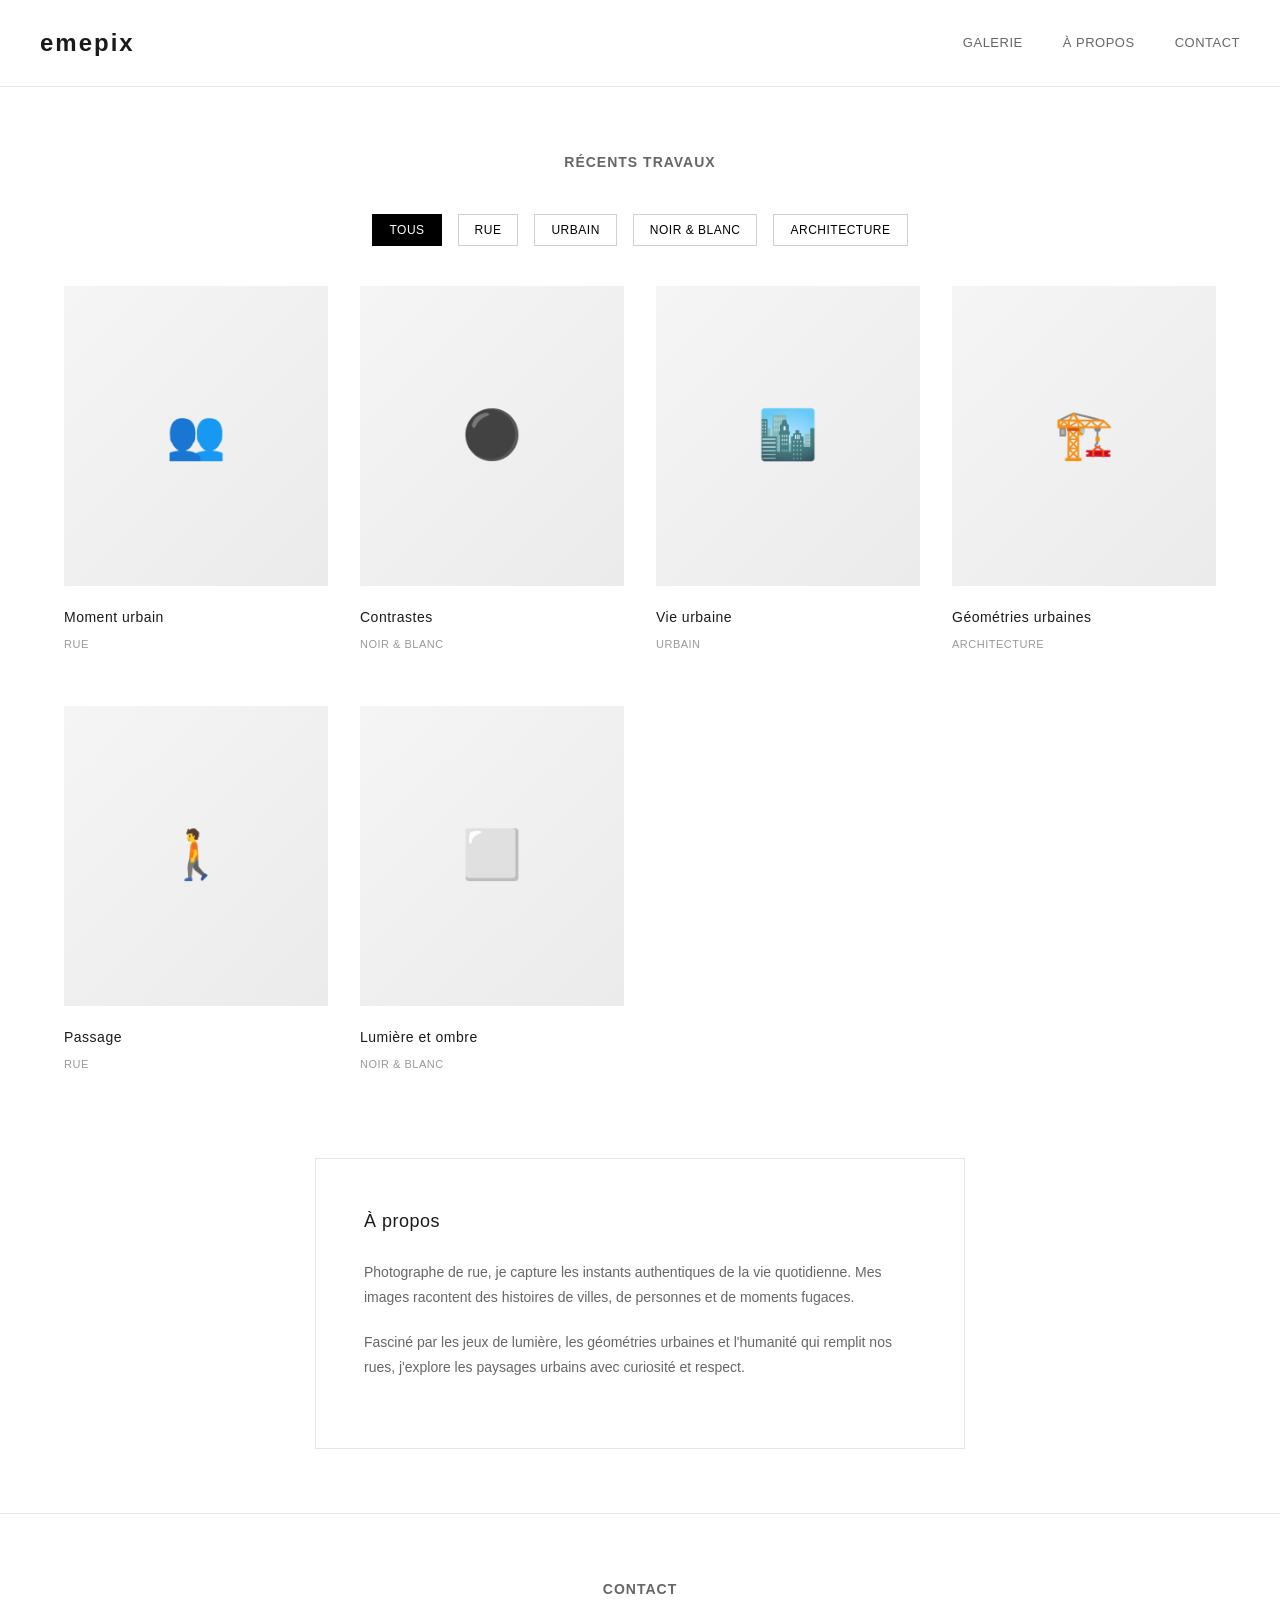
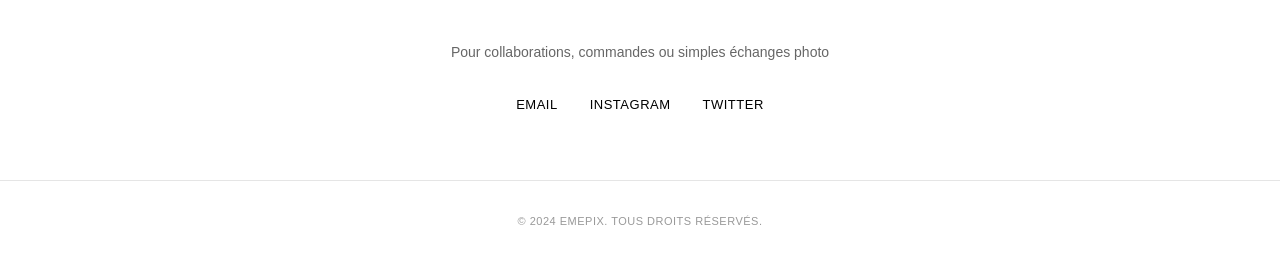
<file: index.html>
<!DOCTYPE html>
<html lang="fr">
<link rel="preconnect" href="https://fonts.googleapis.com">
<link rel="preconnect" href="https://fonts.gstatic.com" crossorigin>
<link href="https://fonts.googleapis.com/css2?family=Raleway:wght@300;500;600&display=swap" rel="stylesheet">
<head>
<meta charset="UTF-8">
<meta name="viewport" content="width=device-width, initial-scale=1">
<title>EMEPIX </title>
<style>
* {
  margin: 0;
  padding: 0;
  box-sizing: border-box;
}

body {
  font-family: -apple-system, BlinkMacSystemFont, 'Segoe UI', Roboto, sans-serif;
  background: #ffffff;
  color: #1a1a1a;
  line-height: 1.6;
}

header {
  background: #ffffff;
  padding: 1.5rem;
  border-bottom: 1px solid #e5e5e5;
  position: sticky;
  top: 0;
  z-index: 100;
}

.header-content {
  max-width: 1200px;
  margin: 0 auto;
  display: flex;
  justify-content: space-between;
  align-items: center;
}

.logo {
  font-size: 24px;
  font-weight: 600;
  letter-spacing: 2px;
  text-transform: lowercase;
}

nav {
  display: flex;
  gap: 2.5rem;
  align-items: center;
}

nav a {
  text-decoration: none;
  color: #666;
  font-size: 13px;
  font-weight: 500;
  letter-spacing: 0.5px;
  text-transform: uppercase;
  transition: color 0.3s;
  cursor: pointer;
}

nav a:hover {
  color: #000;
}

.hero {
  background: #ffffff;
  padding: 6rem 1.5rem;
  text-align: center;
  border-bottom: 1px solid #e5e5e5;
}

.hero h1 {
  font-size: 48px;
  margin-bottom: 0.5rem;
  font-weight: 300;
  letter-spacing: 1px;
}

.hero p {
  font-size: 14px;
  color: #999;
  letter-spacing: 1px;
  text-transform: uppercase;
}

.section {
  max-width: 1200px;
  margin: 4rem auto;
  padding: 0 1.5rem;
}

.section-title {
  font-size: 14px;
  font-weight: 600;
  letter-spacing: 1px;
  text-transform: uppercase;
  margin-bottom: 2.5rem;
  text-align: center;
  color: #666;
}

.gallery {
  display: grid;
  grid-template-columns: repeat(auto-fit, minmax(260px, 1fr));
  gap: 2rem;
}

.photo-card {
  background: #ffffff;
  overflow: hidden;
  cursor: pointer;
  transition: transform 0.3s ease;
}

.photo-card:hover {
  transform: scale(0.98);
}

.photo-placeholder {
  width: 100%;
  height: 300px;
  background: linear-gradient(135deg, #f5f5f5 0%, #ebebeb 100%);
  display: flex;
  align-items: center;
  justify-content: center;
  font-size: 48px;
  color: #ddd;
  font-weight: 300;
}

.photo-info {
  padding: 1.25rem 0;
}

.photo-title {
  font-weight: 500;
  font-size: 14px;
  margin-bottom: 0.5rem;
  letter-spacing: 0.5px;
}

.photo-category {
  font-size: 11px;
  color: #999;
  text-transform: uppercase;
  letter-spacing: 0.5px;
}

.categories {
  display: flex;
  gap: 1rem;
  justify-content: center;
  margin-bottom: 2.5rem;
  flex-wrap: wrap;
}

.category-btn {
  padding: 0.5rem 1rem;
  border: 1px solid #d0d0d0;
  background: #ffffff;
  cursor: pointer;
  font-size: 12px;
  font-weight: 500;
  letter-spacing: 0.5px;
  text-transform: uppercase;
  transition: all 0.3s;
}

.category-btn:hover {
  border-color: #000;
}

.category-btn.active {
  background: #000;
  color: #fff;
  border-color: #000;
}

.about {
  background: #ffffff;
  border: 1px solid #e5e5e5;
  padding: 3rem;
  margin: 4rem auto;
  max-width: 650px;
}

.about h2 {
  font-size: 18px;
  margin-bottom: 1.5rem;
  font-weight: 500;
  letter-spacing: 0.5px;
}

.about p {
  color: #666;
  margin-bottom: 1.25rem;
  font-size: 14px;
  line-height: 1.8;
}

.contact-section {
  padding: 4rem 1.5rem;
  text-align: center;
  border-top: 1px solid #e5e5e5;
}

.contact-info {
  display: flex;
  justify-content: center;
  gap: 2rem;
  flex-wrap: wrap;
  margin-top: 2rem;
}

.contact-link {
  text-decoration: none;
  color: #000;
  font-size: 13px;
  font-weight: 500;
  letter-spacing: 0.5px;
  transition: opacity 0.3s;
  text-transform: uppercase;
}

.contact-link:hover {
  opacity: 0.6;
}

footer {
  background: #ffffff;
  padding: 2rem 1.5rem;
  text-align: center;
  border-top: 1px solid #e5e5e5;
  color: #999;
  font-size: 11px;
  letter-spacing: 0.5px;
  text-transform: uppercase;
}

@media (max-width: 768px) {
  nav {
    gap: 1.5rem;
    font-size: 11px;
  }
  
  .hero h1 {
    font-size: 36px;
  }
  
  .gallery {
    grid-template-columns: 1fr;
    gap: 1.5rem;
  }
  
  .about {
    padding: 2rem;
  }
}
</style>
</head>
<body>
<header>
  <div class="header-content">
    <div class="logo">emepix</div>
    <nav>
      <a onclick="scrollToSection('galerie')">Galerie</a>
      <a onclick="scrollToSection('about')">À propos</a>
      <a onclick="scrollToSection('contact')">Contact</a>
    </nav>
  </div>
</header>

<section class="section" id="galerie">
  <h2 class="section-title">Récents travaux</h2>
  
  <div class="categories">
    <button class="category-btn active" onclick="filterPhotos('all')">Tous</button>
    <button class="category-btn" onclick="filterPhotos('rue')">Rue</button>
    <button class="category-btn" onclick="filterPhotos('urbain')">Urbain</button>
    <button class="category-btn" onclick="filterPhotos('nb')">Noir & Blanc</button>
    <button class="category-btn" onclick="filterPhotos('architecture')">Architecture</button>
  </div>

  <div class="gallery" id="gallery">
    <div class="photo-card" data-category="rue">
      <div class="photo-placeholder">👥</div>
      <div class="photo-info">
        <div class="photo-title">Moment urbain</div>
        <div class="photo-category">Rue</div>
      </div>
    </div>

    <div class="photo-card" data-category="nb">
      <div class="photo-placeholder">⚫</div>
      <div class="photo-info">
        <div class="photo-title">Contrastes</div>
        <div class="photo-category">Noir & Blanc</div>
      </div>
    </div>

    <div class="photo-card" data-category="urbain">
      <div class="photo-placeholder">🏙️</div>
      <div class="photo-info">
        <div class="photo-title">Vie urbaine</div>
        <div class="photo-category">Urbain</div>
      </div>
    </div>

    <div class="photo-card" data-category="architecture">
      <div class="photo-placeholder">🏗️</div>
      <div class="photo-info">
        <div class="photo-title">Géométries urbaines</div>
        <div class="photo-category">Architecture</div>
      </div>
    </div>

    <div class="photo-card" data-category="rue">
      <div class="photo-placeholder">🚶</div>
      <div class="photo-info">
        <div class="photo-title">Passage</div>
        <div class="photo-category">Rue</div>
      </div>
    </div>

    <div class="photo-card" data-category="nb">
      <div class="photo-placeholder">⬜</div>
      <div class="photo-info">
        <div class="photo-title">Lumière et ombre</div>
        <div class="photo-category">Noir & Blanc</div>
      </div>
    </div>
  </div>
</section>

<section class="about" id="about">
  <h2>À propos</h2>
  <p>Photographe de rue, je capture les instants authentiques de la vie quotidienne. Mes images racontent des histoires de villes, de personnes et de moments fugaces.</p>
  <p>Fasciné par les jeux de lumière, les géométries urbaines et l'humanité qui remplit nos rues, j'explore les paysages urbains avec curiosité et respect.</p>
</section>

<section class="contact-section" id="contact">
  <h2 class="section-title">Contact</h2>
  <p style="color: #666; font-size: 14px;">Pour collaborations, commandes ou simples échanges photo</p>
  <div class="contact-info">
    <a href="mailto:contact@emepix.com" class="contact-link">Email</a>
    <a href="#" class="contact-link">Instagram</a>
    <a href="#" class="contact-link">Twitter</a>
  </div>
</section>

<footer>
  <p>&copy; 2024 emepix. Tous droits réservés.</p>
</footer>

<script>
function filterPhotos(category) {
  const cards = document.querySelectorAll('.photo-card');
  const buttons = document.querySelectorAll('.category-btn');
  
  buttons.forEach(btn => btn.classList.remove('active'));
  event.target.classList.add('active');
  
  cards.forEach(card => {
    if (category === 'all' || card.dataset.category === category) {
      card.style.display = '';
    } else {
      card.style.display = 'none';
    }
  });
}

function scrollToSection(id) {
  const element = document.getElementById(id);
  element.scrollIntoView({ behavior: 'smooth' });
}
</script>
</body>
</html>
</file>
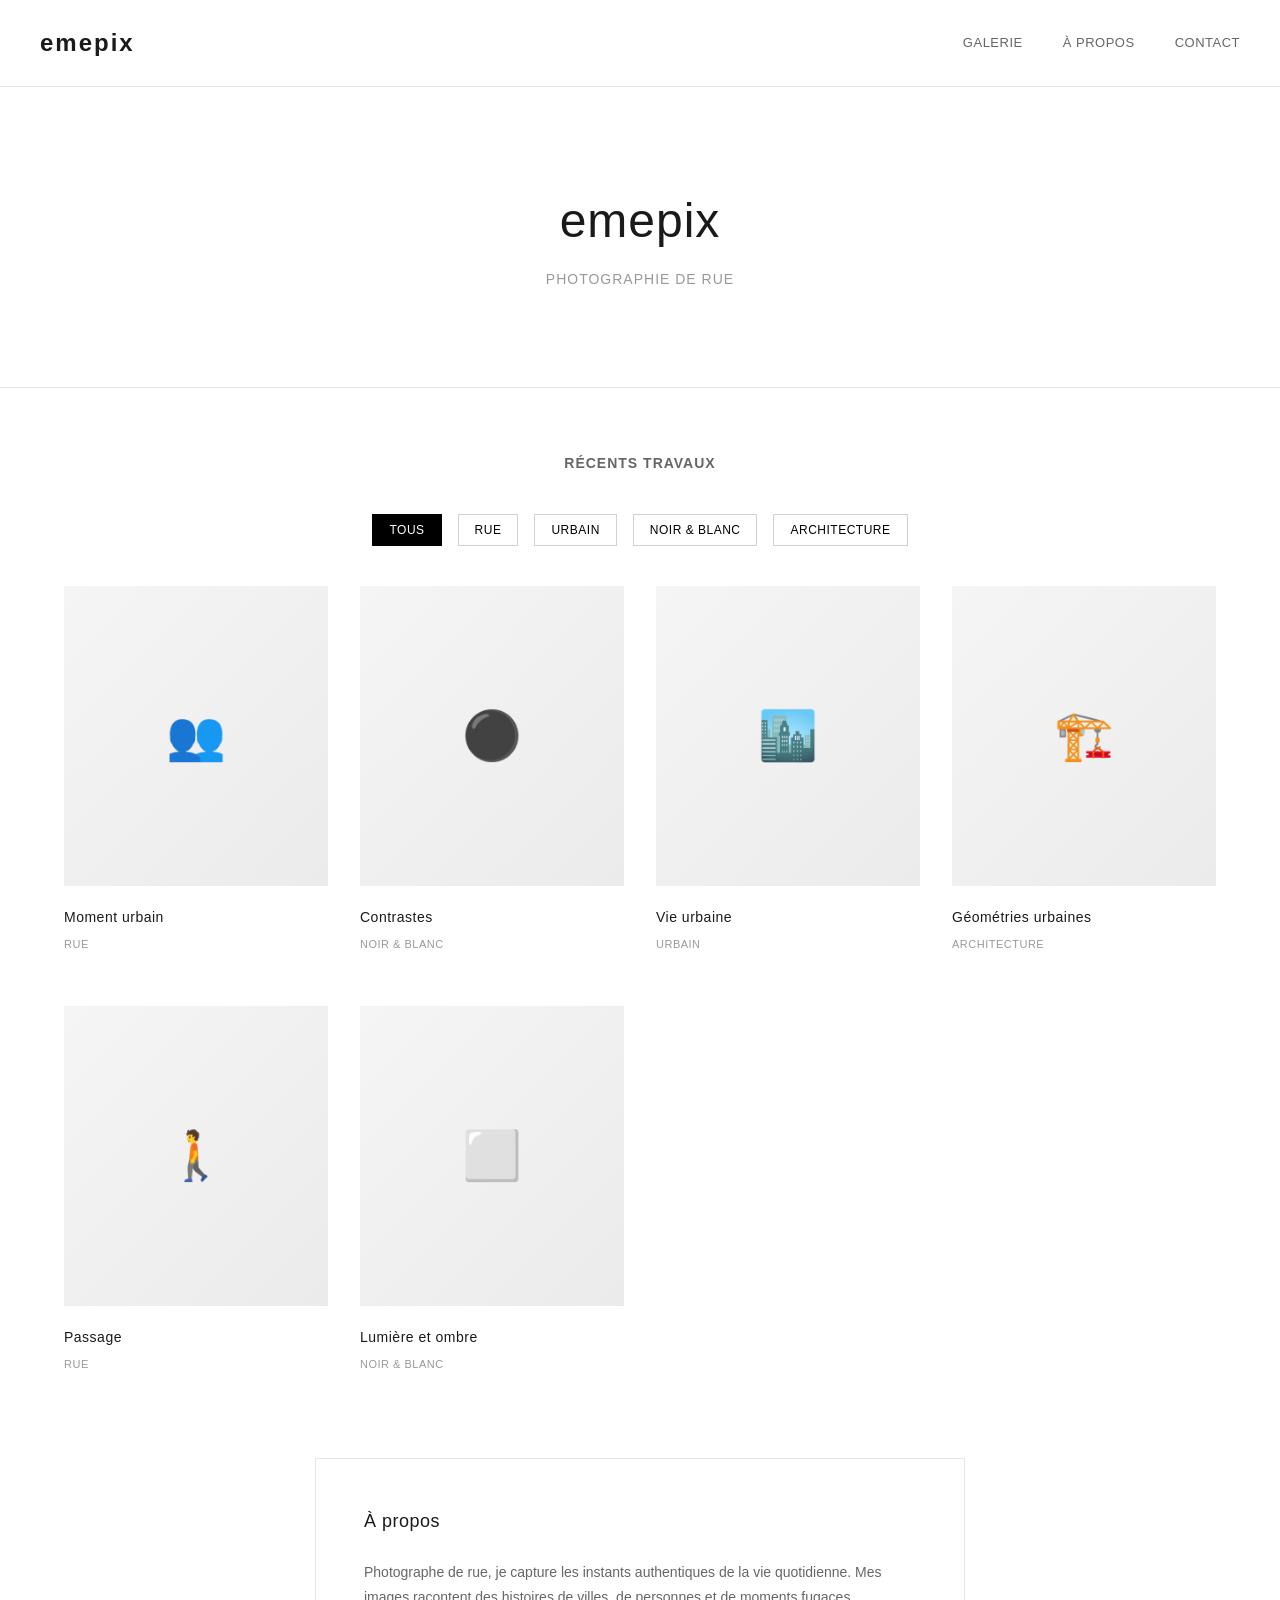
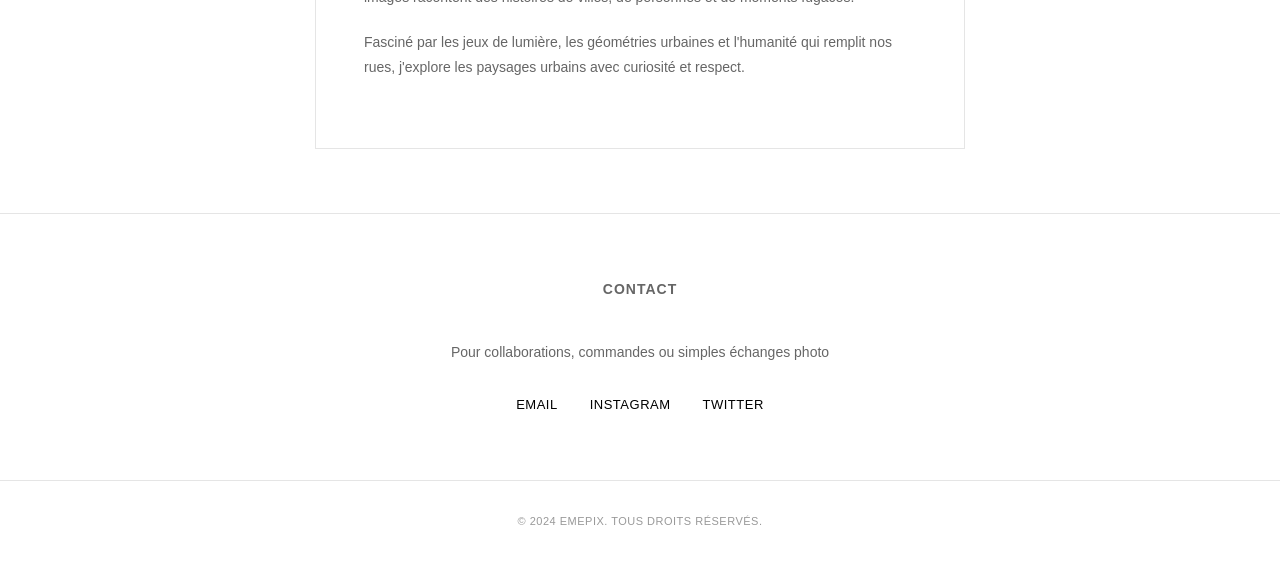
<file: emepix_street_photography.html>
<!DOCTYPE html>
<html lang="fr">
<head>
<meta charset="UTF-8">
<meta name="viewport" content="width=device-width, initial-scale=1">
<title>emepix - Photographie de rue</title>
<style>
* {
  margin: 0;
  padding: 0;
  box-sizing: border-box;
}

body {
  font-family: -apple-system, BlinkMacSystemFont, 'Segoe UI', Roboto, sans-serif;
  background: #ffffff;
  color: #1a1a1a;
  line-height: 1.6;
}

header {
  background: #ffffff;
  padding: 1.5rem;
  border-bottom: 1px solid #e5e5e5;
  position: sticky;
  top: 0;
  z-index: 100;
}

.header-content {
  max-width: 1200px;
  margin: 0 auto;
  display: flex;
  justify-content: space-between;
  align-items: center;
}

.logo {
  font-size: 24px;
  font-weight: 600;
  letter-spacing: 2px;
  text-transform: lowercase;
}

nav {
  display: flex;
  gap: 2.5rem;
  align-items: center;
}

nav a {
  text-decoration: none;
  color: #666;
  font-size: 13px;
  font-weight: 500;
  letter-spacing: 0.5px;
  text-transform: uppercase;
  transition: color 0.3s;
  cursor: pointer;
}

nav a:hover {
  color: #000;
}

.hero {
  background: #ffffff;
  padding: 6rem 1.5rem;
  text-align: center;
  border-bottom: 1px solid #e5e5e5;
}

.hero h1 {
  font-size: 48px;
  margin-bottom: 0.5rem;
  font-weight: 300;
  letter-spacing: 1px;
}

.hero p {
  font-size: 14px;
  color: #999;
  letter-spacing: 1px;
  text-transform: uppercase;
}

.section {
  max-width: 1200px;
  margin: 4rem auto;
  padding: 0 1.5rem;
}

.section-title {
  font-size: 14px;
  font-weight: 600;
  letter-spacing: 1px;
  text-transform: uppercase;
  margin-bottom: 2.5rem;
  text-align: center;
  color: #666;
}

.gallery {
  display: grid;
  grid-template-columns: repeat(auto-fit, minmax(260px, 1fr));
  gap: 2rem;
}

.photo-card {
  background: #ffffff;
  overflow: hidden;
  cursor: pointer;
  transition: transform 0.3s ease;
}

.photo-card:hover {
  transform: scale(0.98);
}

.photo-placeholder {
  width: 100%;
  height: 300px;
  background: linear-gradient(135deg, #f5f5f5 0%, #ebebeb 100%);
  display: flex;
  align-items: center;
  justify-content: center;
  font-size: 48px;
  color: #ddd;
  font-weight: 300;
}

.photo-info {
  padding: 1.25rem 0;
}

.photo-title {
  font-weight: 500;
  font-size: 14px;
  margin-bottom: 0.5rem;
  letter-spacing: 0.5px;
}

.photo-category {
  font-size: 11px;
  color: #999;
  text-transform: uppercase;
  letter-spacing: 0.5px;
}

.categories {
  display: flex;
  gap: 1rem;
  justify-content: center;
  margin-bottom: 2.5rem;
  flex-wrap: wrap;
}

.category-btn {
  padding: 0.5rem 1rem;
  border: 1px solid #d0d0d0;
  background: #ffffff;
  cursor: pointer;
  font-size: 12px;
  font-weight: 500;
  letter-spacing: 0.5px;
  text-transform: uppercase;
  transition: all 0.3s;
}

.category-btn:hover {
  border-color: #000;
}

.category-btn.active {
  background: #000;
  color: #fff;
  border-color: #000;
}

.about {
  background: #ffffff;
  border: 1px solid #e5e5e5;
  padding: 3rem;
  margin: 4rem auto;
  max-width: 650px;
}

.about h2 {
  font-size: 18px;
  margin-bottom: 1.5rem;
  font-weight: 500;
  letter-spacing: 0.5px;
}

.about p {
  color: #666;
  margin-bottom: 1.25rem;
  font-size: 14px;
  line-height: 1.8;
}

.contact-section {
  padding: 4rem 1.5rem;
  text-align: center;
  border-top: 1px solid #e5e5e5;
}

.contact-info {
  display: flex;
  justify-content: center;
  gap: 2rem;
  flex-wrap: wrap;
  margin-top: 2rem;
}

.contact-link {
  text-decoration: none;
  color: #000;
  font-size: 13px;
  font-weight: 500;
  letter-spacing: 0.5px;
  transition: opacity 0.3s;
  text-transform: uppercase;
}

.contact-link:hover {
  opacity: 0.6;
}

footer {
  background: #ffffff;
  padding: 2rem 1.5rem;
  text-align: center;
  border-top: 1px solid #e5e5e5;
  color: #999;
  font-size: 11px;
  letter-spacing: 0.5px;
  text-transform: uppercase;
}

@media (max-width: 768px) {
  nav {
    gap: 1.5rem;
    font-size: 11px;
  }
  
  .hero h1 {
    font-size: 36px;
  }
  
  .gallery {
    grid-template-columns: 1fr;
    gap: 1.5rem;
  }
  
  .about {
    padding: 2rem;
  }
}
</style>
</head>
<body>
<header>
  <div class="header-content">
    <div class="logo">emepix</div>
    <nav>
      <a onclick="scrollToSection('galerie')">Galerie</a>
      <a onclick="scrollToSection('about')">À propos</a>
      <a onclick="scrollToSection('contact')">Contact</a>
    </nav>
  </div>
</header>

<section class="hero">
  <h1>emepix</h1>
  <p>Photographie de rue</p>
</section>

<section class="section" id="galerie">
  <h2 class="section-title">Récents travaux</h2>
  
  <div class="categories">
    <button class="category-btn active" onclick="filterPhotos('all')">Tous</button>
    <button class="category-btn" onclick="filterPhotos('rue')">Rue</button>
    <button class="category-btn" onclick="filterPhotos('urbain')">Urbain</button>
    <button class="category-btn" onclick="filterPhotos('nb')">Noir & Blanc</button>
    <button class="category-btn" onclick="filterPhotos('architecture')">Architecture</button>
  </div>

  <div class="gallery" id="gallery">
    <div class="photo-card" data-category="rue">
      <div class="photo-placeholder">👥</div>
      <div class="photo-info">
        <div class="photo-title">Moment urbain</div>
        <div class="photo-category">Rue</div>
      </div>
    </div>

    <div class="photo-card" data-category="nb">
      <div class="photo-placeholder">⚫</div>
      <div class="photo-info">
        <div class="photo-title">Contrastes</div>
        <div class="photo-category">Noir & Blanc</div>
      </div>
    </div>

    <div class="photo-card" data-category="urbain">
      <div class="photo-placeholder">🏙️</div>
      <div class="photo-info">
        <div class="photo-title">Vie urbaine</div>
        <div class="photo-category">Urbain</div>
      </div>
    </div>

    <div class="photo-card" data-category="architecture">
      <div class="photo-placeholder">🏗️</div>
      <div class="photo-info">
        <div class="photo-title">Géométries urbaines</div>
        <div class="photo-category">Architecture</div>
      </div>
    </div>

    <div class="photo-card" data-category="rue">
      <div class="photo-placeholder">🚶</div>
      <div class="photo-info">
        <div class="photo-title">Passage</div>
        <div class="photo-category">Rue</div>
      </div>
    </div>

    <div class="photo-card" data-category="nb">
      <div class="photo-placeholder">⬜</div>
      <div class="photo-info">
        <div class="photo-title">Lumière et ombre</div>
        <div class="photo-category">Noir & Blanc</div>
      </div>
    </div>
  </div>
</section>

<section class="about" id="about">
  <h2>À propos</h2>
  <p>Photographe de rue, je capture les instants authentiques de la vie quotidienne. Mes images racontent des histoires de villes, de personnes et de moments fugaces.</p>
  <p>Fasciné par les jeux de lumière, les géométries urbaines et l'humanité qui remplit nos rues, j'explore les paysages urbains avec curiosité et respect.</p>
</section>

<section class="contact-section" id="contact">
  <h2 class="section-title">Contact</h2>
  <p style="color: #666; font-size: 14px;">Pour collaborations, commandes ou simples échanges photo</p>
  <div class="contact-info">
    <a href="mailto:contact@emepix.com" class="contact-link">Email</a>
    <a href="#" class="contact-link">Instagram</a>
    <a href="#" class="contact-link">Twitter</a>
  </div>
</section>

<footer>
  <p>&copy; 2024 emepix. Tous droits réservés.</p>
</footer>

<script>
function filterPhotos(category) {
  const cards = document.querySelectorAll('.photo-card');
  const buttons = document.querySelectorAll('.category-btn');
  
  buttons.forEach(btn => btn.classList.remove('active'));
  event.target.classList.add('active');
  
  cards.forEach(card => {
    if (category === 'all' || card.dataset.category === category) {
      card.style.display = '';
    } else {
      card.style.display = 'none';
    }
  });
}

function scrollToSection(id) {
  const element = document.getElementById(id);
  element.scrollIntoView({ behavior: 'smooth' });
}
</script>
</body>
</html>
</file>
